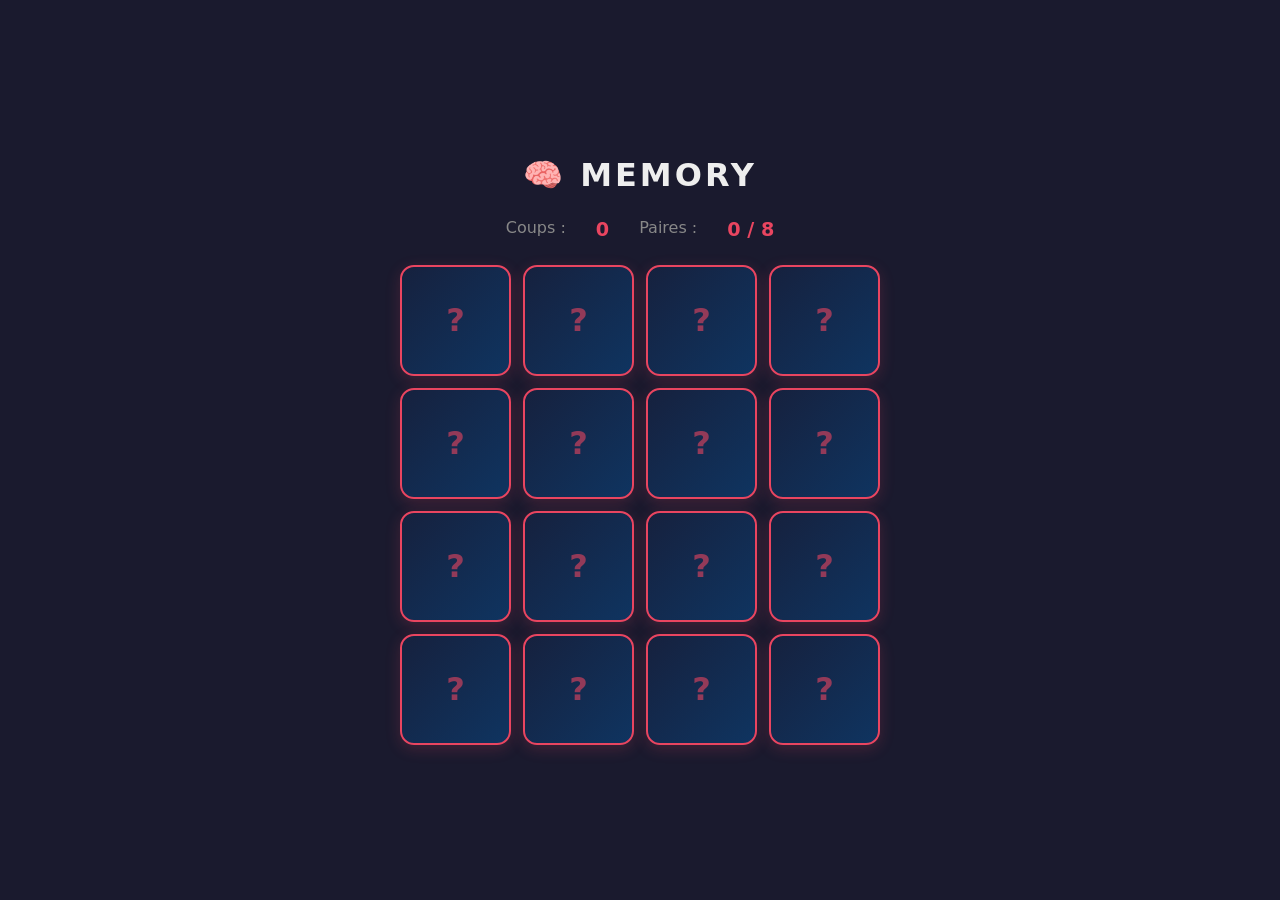
<file: workspace/memory_game/index.html>
<!DOCTYPE html>
<html lang="fr">
<head>
<meta charset="UTF-8">
<meta name="viewport" content="width=device-width, initial-scale=1.0">
<title>🧠 Memory Game</title>
<style>
:root {
  --bg: #1a1a2e;
  --card-bg: #16213e;
  --accent: #e94560;
  --gold: #f0c040;
  --text: #eee;
  --muted: #888;
}
* { margin: 0; padding: 0; box-sizing: border-box; }
body {
  background: var(--bg);
  display: flex;
  justify-content: center;
  align-items: center;
  min-height: 100vh;
  font-family: system-ui, sans-serif;
  flex-direction: column;
  gap: 24px;
  padding: 20px;
}
h1 {
  color: var(--text);
  font-size: 2rem;
  letter-spacing: 3px;
  text-transform: uppercase;
}
.stats {
  display: flex;
  gap: 30px;
  color: var(--muted);
  font-size: 1rem;
}
.stats span {
  color: var(--accent);
  font-weight: 700;
  font-size: 1.2rem;
}
.grille {
  display: grid;
  grid-template-columns: repeat(4, 1fr);
  gap: 12px;
  width: min(90vw, 480px);
}
.carte {
  aspect-ratio: 1;
  perspective: 800px;
  cursor: pointer;
}
.carte-inner {
  width: 100%;
  height: 100%;
  position: relative;
  transform-style: preserve-3d;
  transition: transform 0.5s cubic-bezier(0.4, 0, 0.2, 1);
}
.carte.retournee .carte-inner {
  transform: rotateY(180deg);
}
.carte-face, .carte-dos {
  position: absolute;
  width: 100%;
  height: 100%;
  backface-visibility: hidden;
  border-radius: 14px;
  display: flex;
  align-items: center;
  justify-content: center;
  font-size: 2.5rem;
}
.carte-dos {
  background: linear-gradient(135deg, var(--card-bg), #0f3460);
  border: 2px solid var(--accent);
  box-shadow: 0 4px 15px rgba(233,69,96,0.2);
}
.carte-dos::after {
  content: '?';
  color: var(--accent);
  font-size: 2rem;
  font-weight: 700;
  opacity: 0.6;
}
.carte-face {
  background: linear-gradient(135deg, #1a3a5c, #0f3460);
  border: 2px solid var(--gold);
  transform: rotateY(180deg);
  box-shadow: 0 4px 15px rgba(240,192,64,0.3);
}
.carte.trouvee .carte-face {
  border-color: #4caf50;
  box-shadow: 0 0 20px rgba(76,175,80,0.5);
  animation: pulse 0.6s ease;
}
@keyframes pulse {
  0%, 100% { transform: rotateY(180deg) scale(1); }
  50% { transform: rotateY(180deg) scale(1.08); }
}
.btn {
  padding: 12px 30px;
  background: var(--accent);
  color: #fff;
  border: none;
  border-radius: 25px;
  font-size: 1rem;
  font-weight: 600;
  cursor: pointer;
  letter-spacing: 1px;
  transition: all 0.2s;
  display: none;
}
.btn:hover { background: #c23152; transform: translateY(-2px); }
.btn.visible { display: block; }
.victoire {
  color: var(--gold);
  font-size: 1.5rem;
  font-weight: 700;
  display: none;
  animation: bounce 0.6s ease;
}
.victoire.visible { display: block; }
@keyframes bounce {
  0%, 100% { transform: translateY(0); }
  40% { transform: translateY(-15px); }
  60% { transform: translateY(-5px); }
}
@media (max-width: 400px) {
  .grille { gap: 8px; }
  .carte-face, .carte-dos { font-size: 1.8rem; border-radius: 10px; }
}
</style>
</head>
<body>
<h1>🧠 Memory</h1>
<div class="stats">
  Coups : <span id="coups">0</span>
  Paires : <span id="paires">0 / 8</span>
</div>
<div class="grille" id="grille"></div>
<div class="victoire" id="victoire">🎉 Bravo ! Vous avez gagné ! 🎉</div>
<button class="btn" id="rejouer" onclick="nouvellePartie()">🔄 Nouvelle Partie</button>

<script>
const emojis = ['🎮', '🎯', '🎨', '🎵', '🌟', '💎', '🔥', '🍀'];
let cartes = [];
let retournees = [];
let coups = 0;
let pairesTrouvees = 0;
let lock = false;

function melanger(arr) {
  for (let i = arr.length - 1; i > 0; i--) {
    const j = Math.floor(Math.random() * (i + 1));
    [arr[i], arr[j]] = [arr[j], arr[i]];
  }
  return arr;
}

function nouvellePartie() {
  const toutes = [...emojis, ...emojis];
  cartes = melanger(toutes);
  retournees = [];
  coups = 0;
  pairesTrouvees = 0;
  lock = false;
  document.getElementById('coups').textContent = '0';
  document.getElementById('paires').textContent = '0 / 8';
  document.getElementById('victoire').classList.remove('visible');
  document.getElementById('rejouer').classList.remove('visible');
  render();
}

function render() {
  const grille = document.getElementById('grille');
  grille.innerHTML = '';
  cartes.forEach((emoji, index) => {
    const carte = document.createElement('div');
    carte.className = 'carte';
    carte.dataset.index = index;
    carte.dataset.emoji = emoji;
    carte.innerHTML = `
      <div class="carte-inner">
        <div class="carte-dos"></div>
        <div class="carte-face">${emoji}</div>
      </div>
    `;
    carte.addEventListener('click', () => clicCarte(carte, index));
    grille.appendChild(carte);
  });
}

function clicCarte(carte, index) {
  if (lock) return;
  if (carte.classList.contains('retournee')) return;
  if (carte.classList.contains('trouvee')) return;
  if (retournees.length >= 2) return;
  if (retournees.length === 1 && retournees[0].index === index) return;

  carte.classList.add('retournee');
  retournees.push({ carte, index, emoji: cartes[index] });

  if (retournees.length === 2) {
    coups++;
    document.getElementById('coups').textContent = coups;
    verifierPaire();
  }
}

function verifierPaire() {
  const [a, b] = retournees;
  if (a.emoji === b.emoji) {
    setTimeout(() => {
      a.carte.classList.add('trouvee');
      b.carte.classList.add('trouvee');
      pairesTrouvees++;
      document.getElementById('paires').textContent = `${pairesTrouvees} / 8`;
      retournees = [];
      if (pairesTrouvees === 8) {
        setTimeout(() => {
          document.getElementById('victoire').classList.add('visible');
          document.getElementById('rejouer').classList.add('visible');
        }, 400);
      }
    }, 400);
  } else {
    lock = true;
    setTimeout(() => {
      a.carte.classList.remove('retournee');
      b.carte.classList.remove('retournee');
      retournees = [];
      lock = false;
    }, 800);
  }
}

nouvellePartie();
</script>
</body>
</html>
</file>
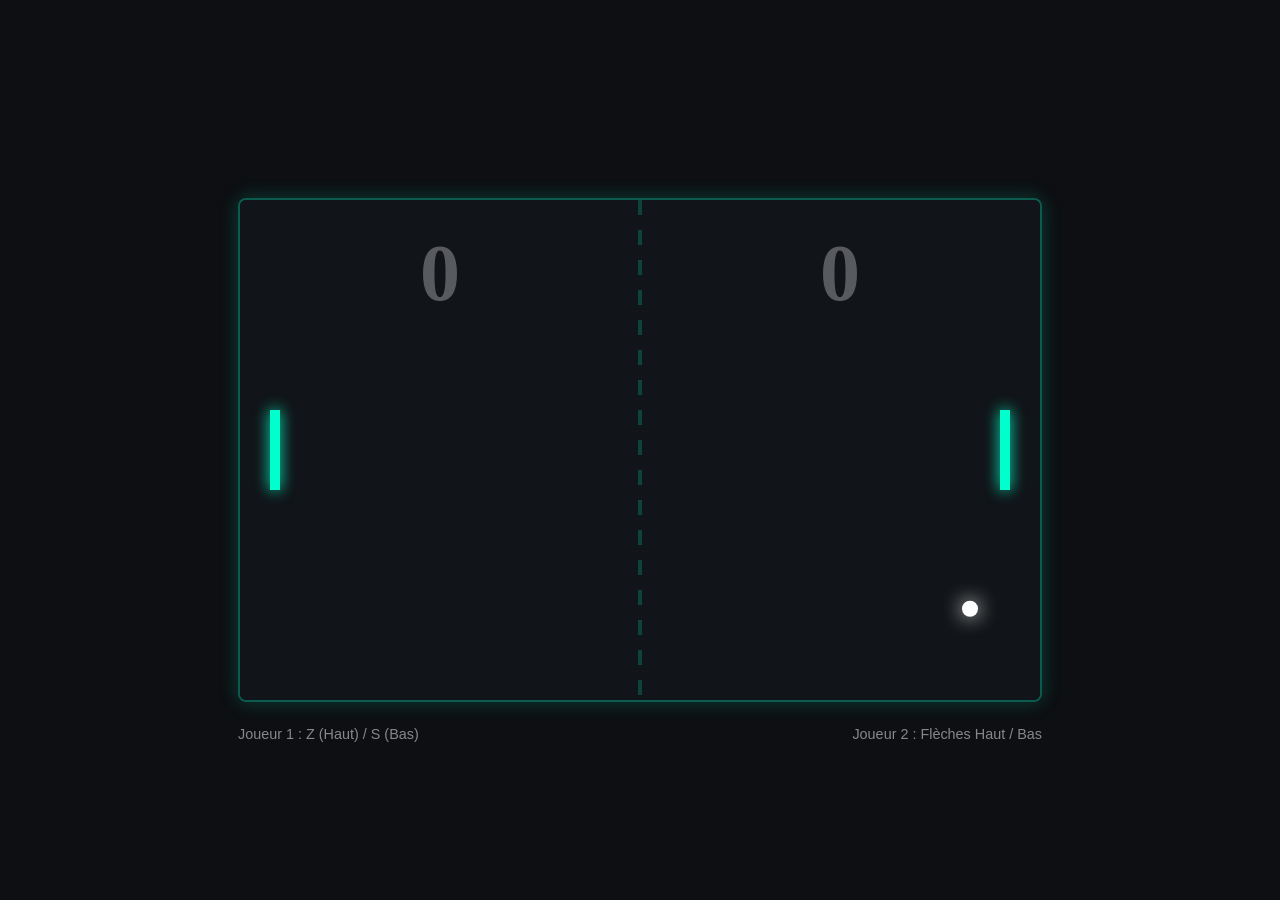
<file: workspace/pong_game/index.html>
<!DOCTYPE html>
<html lang="fr">
<head>
    <meta charset="UTF-8">
    <meta name="viewport" content="width=device-width, initial-scale=1.0">
    <title>Neon Pong - UI Expert</title>
    <style>
        :root {
            --neon-color: #00ffcc;
            --bg-color: #0d0f12;
            --text-color: #ffffff;
        }

        body {
            margin: 0;
            padding: 0;
            display: flex;
            justify-content: center;
            align-items: center;
            height: 100vh;
            background-color: var(--bg-color);
            font-family: 'Segoe UI', Tahoma, Geneva, Verdana, sans-serif;
            overflow: hidden;
        }

        #gameContainer {
            position: relative;
            box-shadow: 0 0 20px rgba(0, 255, 204, 0.2);
            border-radius: 8px;
        }

        canvas {
            display: block;
            background-color: #111418;
            border-radius: 8px;
            border: 2px solid rgba(0, 255, 204, 0.3);
        }

        #victoryScreen {
            position: absolute;
            top: 0;
            left: 0;
            width: 100%;
            height: 100%;
            background: rgba(13, 15, 18, 0.85);
            backdrop-filter: blur(4px);
            display: none;
            flex-direction: column;
            justify-content: center;
            align-items: center;
            border-radius: 8px;
            z-index: 10;
        }

        #victoryScreen.active {
            display: flex;
        }

        #winnerText {
            font-size: 3rem;
            color: var(--text-color);
            margin-bottom: 30px;
            text-transform: uppercase;
            letter-spacing: 4px;
            text-shadow: 0 0 10px var(--neon-color), 0 0 20px var(--neon-color);
        }

        button {
            padding: 12px 30px;
            font-size: 1.2rem;
            color: var(--bg-color);
            background-color: var(--neon-color);
            border: none;
            border-radius: 4px;
            cursor: pointer;
            font-weight: bold;
            text-transform: uppercase;
            letter-spacing: 2px;
            transition: all 0.3s ease;
            box-shadow: 0 0 15px rgba(0, 255, 204, 0.5);
        }

        button:hover {
            transform: scale(1.05);
            box-shadow: 0 0 25px rgba(0, 255, 204, 0.8);
            background-color: #1affd6;
        }

        .controls {
            position: absolute;
            bottom: -40px;
            width: 100%;
            display: flex;
            justify-content: space-between;
            color: rgba(255, 255, 255, 0.5);
            font-size: 0.9rem;
        }
    </style>
</head>
<body>

    <div id="gameContainer">
        <canvas id="gameCanvas" width="800" height="500"></canvas>
        
        <div id="victoryScreen">
            <div id="winnerText">Joueur 1 Gagne !</div>
            <button onclick="resetGame()">Rejouer</button>
        </div>

        <div class="controls">
            <span>Joueur 1 : Z (Haut) / S (Bas)</span>
            <span>Joueur 2 : Flèches Haut / Bas</span>
        </div>
    </div>

    <script>
        const canvas = document.getElementById('gameCanvas');
        const ctx = canvas.getContext('2d');
        const victoryScreen = document.getElementById('victoryScreen');
        const winnerText = document.getElementById('winnerText');

        const WINNING_SCORE = 11;
        const INITIAL_BALL_SPEED = 5;
        const PADDLE_SPEED = 8;
        const NEON_COLOR = '#00ffcc';

        let animationId;
        let isGameOver = false;

        const score = { p1: 0, p2: 0 };
        const paddle = { width: 10, height: 80 };
        
        const p1 = { x: 30, y: canvas.height / 2 - paddle.height / 2, dy: 0 };
        const p2 = { x: canvas.width - 30 - paddle.width, y: canvas.height / 2 - paddle.height / 2, dy: 0 };
        
        const ball = {
            x: canvas.width / 2,
            y: canvas.height / 2,
            radius: 8,
            speed: INITIAL_BALL_SPEED,
            dx: INITIAL_BALL_SPEED,
            dy: INITIAL_BALL_SPEED
        };

        const keys = { z: false, s: false, ArrowUp: false, ArrowDown: false };

        window.addEventListener('keydown', (e) => {
            const key = e.key;
            if (key.toLowerCase() === 'z') keys.z = true;
            if (key.toLowerCase() === 's') keys.s = true;
            if (key === 'ArrowUp') keys.ArrowUp = true;
            if (key === 'ArrowDown') keys.ArrowDown = true;
        });

        window.addEventListener('keyup', (e) => {
            const key = e.key;
            if (key.toLowerCase() === 'z') keys.z = false;
            if (key.toLowerCase() === 's') keys.s = false;
            if (key === 'ArrowUp') keys.ArrowUp = false;
            if (key === 'ArrowDown') keys.ArrowDown = false;
        });

        function drawRect(x, y, w, h, color) {
            ctx.shadowBlur = 15;
            ctx.shadowColor = color;
            ctx.fillStyle = color;
            ctx.fillRect(x, y, w, h);
            ctx.shadowBlur = 0;
        }

        function drawCircle(x, y, r, color) {
            ctx.shadowBlur = 20;
            ctx.shadowColor = color;
            ctx.fillStyle = color;
            ctx.beginPath();
            ctx.arc(x, y, r, 0, Math.PI * 2, false);
            ctx.closePath();
            ctx.fill();
            ctx.shadowBlur = 0;
        }

        function drawText(text, x, y, size) {
            ctx.fillStyle = 'rgba(255, 255, 255, 0.3)';
            ctx.font = `bold ${size}px 'Segoe UI'`;
            ctx.textAlign = 'center';
            ctx.fillText(text, x, y);
        }

        function drawNet() {
            ctx.beginPath();
            ctx.setLineDash([15, 15]);
            ctx.moveTo(canvas.width / 2, 0);
            ctx.lineTo(canvas.width / 2, canvas.height);
            ctx.strokeStyle = 'rgba(0, 255, 204, 0.2)';
            ctx.lineWidth = 4;
            ctx.stroke();
            ctx.setLineDash([]);
        }

        function update() {
            if (isGameOver) return;

            if (keys.z && p1.y > 0) p1.y -= PADDLE_SPEED;
            if (keys.s && p1.y < canvas.height - paddle.height) p1.y += PADDLE_SPEED;

            if (keys.ArrowUp && p2.y > 0) p2.y -= PADDLE_SPEED;
            if (keys.ArrowDown && p2.y < canvas.height - paddle.height) p2.y += PADDLE_SPEED;

            ball.x += ball.dx;
            ball.y += ball.dy;

            if (ball.y - ball.radius < 0 || ball.y + ball.radius > canvas.height) {
                ball.dy *= -1;
            }

            if (ball.x - ball.radius < p1.x + paddle.width && ball.x + ball.radius > p1.x &&
                ball.y + ball.radius > p1.y && ball.y - ball.radius < p1.y + paddle.height) {
                
                let collidePoint = (ball.y - (p1.y + paddle.height / 2));
                collidePoint = collidePoint / (paddle.height / 2);
                let angleRad = (Math.PI / 4) * collidePoint;
                ball.dx = ball.speed * Math.cos(angleRad);
                ball.dy = ball.speed * Math.sin(angleRad);
                ball.speed += 0.5;
            } 
            else if (ball.x + ball.radius > p2.x && ball.x - ball.radius < p2.x + paddle.width &&
                     ball.y + ball.radius > p2.y && ball.y - ball.radius < p2.y + paddle.height) {
                
                let collidePoint = (ball.y - (p2.y + paddle.height / 2));
                collidePoint = collidePoint / (paddle.height / 2);
                let angleRad = (Math.PI / 4) * collidePoint;
                ball.dx = -1 * ball.speed * Math.cos(angleRad);
                ball.dy = ball.speed * Math.sin(angleRad);
                ball.speed += 0.5;
            }

            if (ball.x - ball.radius < 0) {
                score.p2++;
                checkWin();
                if(!isGameOver) serveBall(1);
            } else if (ball.x + ball.radius > canvas.width) {
                score.p1++;
                checkWin();
                if(!isGameOver) serveBall(-1);
            }
        }

        function serveBall(direction) {
            ball.x = canvas.width / 2;
            ball.y = canvas.height / 2;
            ball.speed = INITIAL_BALL_SPEED;
            ball.dx = direction * INITIAL_BALL_SPEED;
            ball.dy = (Math.random() > 0.5 ? 1 : -1) * (Math.random() * 3 + 2);
        }

        function checkWin() {
            if (score.p1 >= WINNING_SCORE) {
                endGame("Joueur 1 Gagne !");
            } else if (score.p2 >= WINNING_SCORE) {
                endGame("Joueur 2 Gagne !");
            }
        }

        function endGame(text) {
            isGameOver = true;
            winnerText.innerText = text;
            victoryScreen.classList.add('active');
        }

        function resetGame() {
            score.p1 = 0;
            score.p2 = 0;
            isGameOver = false;
            p1.y = canvas.height / 2 - paddle.height / 2;
            p2.y = canvas.height / 2 - paddle.height / 2;
            victoryScreen.classList.remove('active');
            serveBall(Math.random() > 0.5 ? 1 : -1);
        }

        function draw() {
            ctx.fillStyle = '#111418';
            ctx.fillRect(0, 0, canvas.width, canvas.height);

            drawNet();
            drawText(score.p1, canvas.width / 4, 100, 80);
            drawText(score.p2, 3 * canvas.width / 4, 100, 80);

            drawRect(p1.x, p1.y, paddle.width, paddle.height, NEON_COLOR);
            drawRect(p2.x, p2.y, paddle.width, paddle.height, NEON_COLOR);
            drawCircle(ball.x, ball.y, ball.radius, '#ffffff');
        }

        function loop() {
            update();
            draw();
            animationId = requestAnimationFrame(loop);
        }

        serveBall(1);
        loop();
    </script>
</body>
</html>
</file>
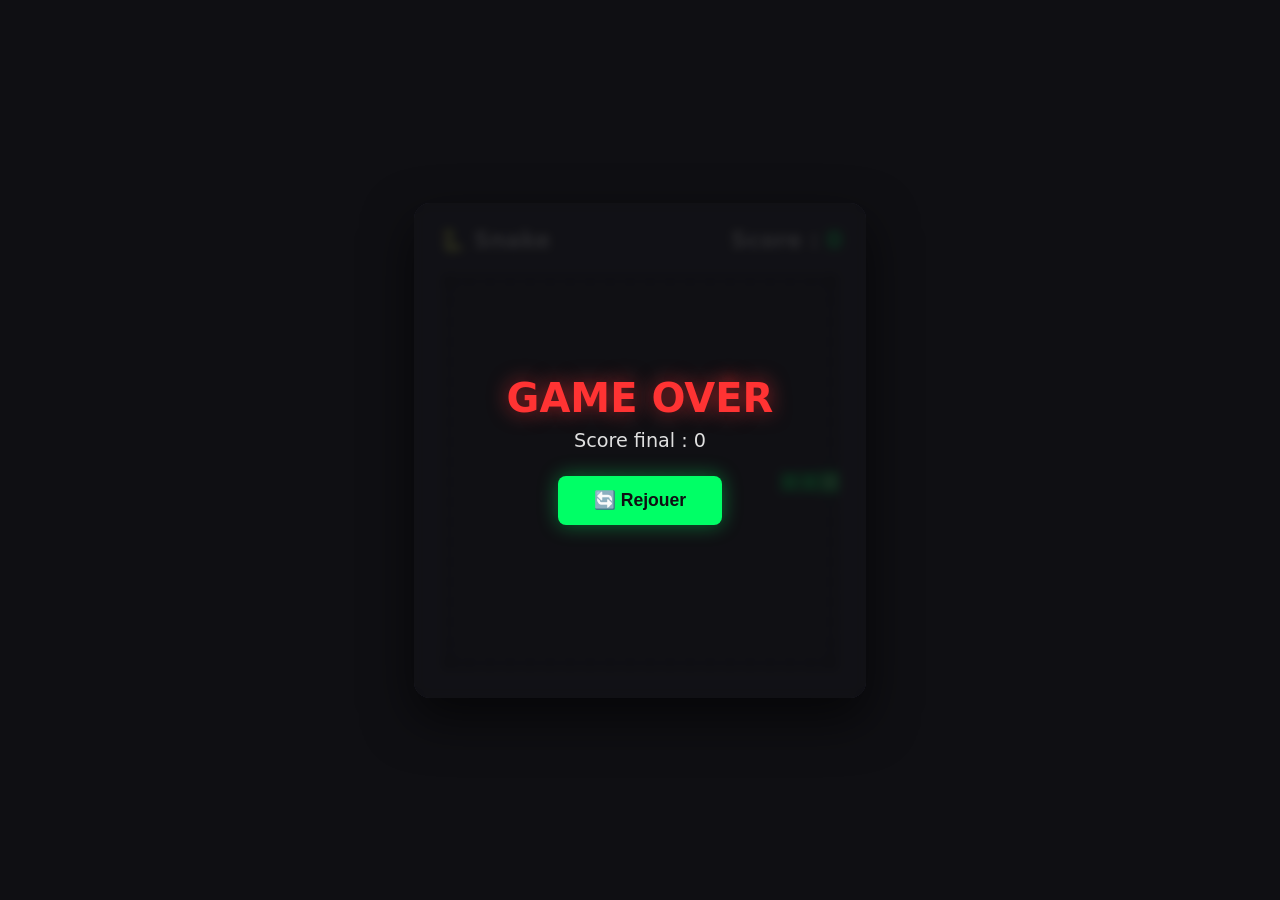
<file: workspace/snake_game/index.html>
<!DOCTYPE html>
<html lang="fr">
<head>
<meta charset="UTF-8">
<meta name="viewport" content="width=device-width, initial-scale=1.0">
<title>🐍 Snake Game</title>
<style>
:root {
  --bg: #0f0f13;
  --canvas-bg: #1a1a24;
  --text: #e0e0e0;
  --green: #00ff66;
  --red: #ff3333;
}
* { margin: 0; padding: 0; box-sizing: border-box; }
body {
  background: var(--bg);
  display: flex;
  flex-direction: column;
  align-items: center;
  justify-content: center;
  height: 100vh;
  font-family: 'Segoe UI', system-ui, sans-serif;
  color: var(--text);
  overflow: hidden;
}
#container {
  position: relative;
  background: #232330;
  border-radius: 16px;
  padding: 24px;
  box-shadow: 0 20px 50px rgba(0,0,0,0.6);
}
.header {
  display: flex;
  justify-content: space-between;
  align-items: center;
  margin-bottom: 16px;
  font-size: 1.4rem;
  font-weight: 700;
}
#score {
  color: var(--green);
  text-shadow: 0 0 12px rgba(0,255,102,0.5);
}
canvas {
  background: var(--canvas-bg);
  border-radius: 8px;
  border: 2px solid #333344;
  box-shadow: inset 0 0 30px rgba(0,0,0,0.5);
  display: block;
}
#overlay {
  position: absolute;
  top: 0; left: 0;
  width: 100%; height: 100%;
  background: rgba(15,15,19,0.88);
  backdrop-filter: blur(4px);
  display: flex;
  flex-direction: column;
  align-items: center;
  justify-content: center;
  border-radius: 16px;
  opacity: 0;
  pointer-events: none;
  transition: opacity 0.3s;
}
#overlay.visible { opacity: 1; pointer-events: all; }
#overlay h2 { font-size: 2.5rem; color: var(--red); margin-bottom: 8px; text-shadow: 0 0 20px rgba(255,51,51,0.6); }
#overlay p { font-size: 1.2rem; margin-bottom: 24px; }
#overlay button {
  padding: 14px 36px;
  font-size: 1.1rem;
  font-weight: 700;
  color: #0f0f13;
  background: var(--green);
  border: none;
  border-radius: 8px;
  cursor: pointer;
  box-shadow: 0 0 20px rgba(0,255,102,0.4);
  transition: all 0.2s;
}
#overlay button:hover { transform: translateY(-2px); box-shadow: 0 0 30px rgba(0,255,102,0.7); }
</style>
</head>
<body>

<div id="container">
  <div class="header">
    <span>🐍 Snake</span>
    <span>Score : <span id="score">0</span></span>
  </div>
  <canvas id="cv" width="400" height="400"></canvas>
  <div id="overlay">
    <h2>GAME OVER</h2>
    <p>Score final : <span id="finalScore">0</span></p>
    <button onclick="startGame()">🔄 Rejouer</button>
  </div>
</div>

<script>
const SIZE = 20;
const CANVAS = 400;
const CELL = CANVAS / SIZE;

const cv = document.getElementById('cv');
const ctx = cv.getContext('2d');
const scoreEl = document.getElementById('score');
const finalScoreEl = document.getElementById('finalScore');
const overlay = document.getElementById('overlay');

let snake, dir, nextDir, food, score, loop, gameOver;

function init() {
  snake = [{x:10,y:10},{x:9,y:10},{x:8,y:10}];
  dir = {x:1,y:0};
  nextDir = {x:1,y:0};
  score = 0;
  gameOver = false;
  scoreEl.textContent = '0';
  overlay.classList.remove('visible');
  spawnFood();
}

function spawnFood() {
  do {
    food = {x:Math.floor(Math.random()*SIZE),y:Math.floor(Math.random()*SIZE)};
  } while (snake.some(s => s.x===food.x && s.y===food.y));
}

function draw() {
  ctx.clearRect(0,0,CANVAS,CANVAS);
  // Grille subtile
  ctx.strokeStyle='#222230';
  for(let i=0;i<SIZE;i++){
    ctx.beginPath();
    ctx.moveTo(i*CELL,0);ctx.lineTo(i*CELL,CANVAS);ctx.stroke();
    ctx.beginPath();
    ctx.moveTo(0,i*CELL);ctx.lineTo(CANVAS,i*CELL);ctx.stroke();
  }
  // Serpent
  snake.forEach((s,i)=>{
    const grad=ctx.createRadialGradient(s.x*CELL+CELL/2,s.y*CELL+CELL/2,CELL/8,s.x*CELL+CELL/2,s.y*CELL+CELL/2,CELL/2);
    grad.addColorStop(0,i===0?'#5fff8a':'#00ff66');
    grad.addColorStop(1,i===0?'#00cc44':'#008833');
    ctx.fillStyle=grad;
    ctx.shadowColor='#00ff66';
    ctx.shadowBlur=i===0?10:5;
    ctx.fillRect(s.x*CELL+1,s.y*CELL+1,CELL-2,CELL-2);
    ctx.shadowBlur=0;
  });
  // Pomme
  const grad2=ctx.createRadialGradient(food.x*CELL+CELL/3,food.y*CELL+CELL/3,CELL/10,food.x*CELL+CELL/2,food.y*CELL+CELL/2,CELL/2);
  grad2.addColorStop(0,'#ff6666');
  grad2.addColorStop(1,'#cc0000');
  ctx.fillStyle=grad2;
  ctx.shadowColor='#ff3333';
  ctx.shadowBlur=15;
  ctx.beginPath();
  ctx.arc(food.x*CELL+CELL/2,food.y*CELL+CELL/2,CELL/2-2,0,Math.PI*2);
  ctx.fill();
  ctx.shadowBlur=0;
}

function move() {
  if(gameOver) return;
  dir = {...nextDir};
  const head = {x:snake[0].x+dir.x, y:snake[0].y+dir.y};
  // Collision murs
  if(head.x<0||head.x>=SIZE||head.y<0||head.y>=SIZE) return endGame();
  // Collision soi-même
  if(snake.some(s=>s.x===head.x&&s.y===head.y)) return endGame();
  snake.unshift(head);
  if(head.x===food.x && head.y===food.y){
    score++;
    scoreEl.textContent=score;
    spawnFood();
  } else {
    snake.pop();
  }
  draw();
}

function endGame() {
  gameOver=true;
  finalScoreEl.textContent=score;
  overlay.classList.add('visible');
  clearInterval(loop);
}

function startGame() {
  clearInterval(loop);
  init();
  draw();
  loop=setInterval(move,110);
}

document.addEventListener('keydown',e=>{
  if(gameOver) return;
  switch(e.key){
    case 'ArrowUp': if(dir.y!==1) nextDir={x:0,y:-1}; e.preventDefault(); break;
    case 'ArrowDown': if(dir.y!==-1) nextDir={x:0,y:1}; e.preventDefault(); break;
    case 'ArrowLeft': if(dir.x!==1) nextDir={x:-1,y:0}; e.preventDefault(); break;
    case 'ArrowRight': if(dir.x!==-1) nextDir={x:1,y:0}; e.preventDefault(); break;
  }
});

startGame();
</script>
</body>
</html>
</file>
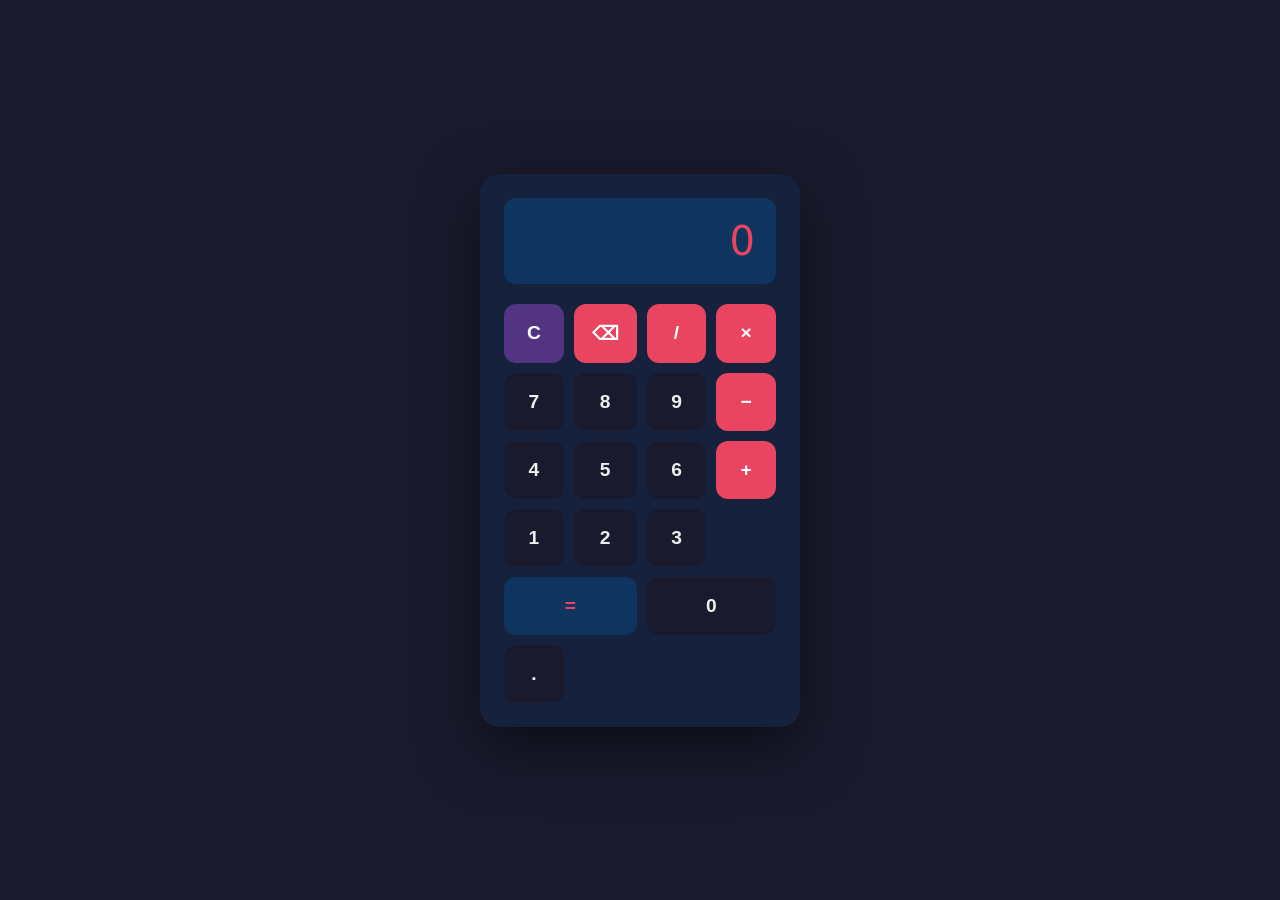
<file: workspace/calculatrice.html>
<!DOCTYPE html>
<html lang="fr">
<head>
<meta charset="UTF-8">
<meta name="viewport" content="width=device-width, initial-scale=1.0">
<title>🧮 Calculatrice</title>
<style>
*{margin:0;padding:0;box-sizing:border-box}
body{display:flex;justify-content:center;align-items:center;min-height:100vh;background:#1a1a2e;font-family:system-ui,sans-serif}
.calc{background:#16213e;border-radius:20px;padding:24px;box-shadow:0 20px 60px rgba(0,0,0,.5);width:320px}
.ecran{background:#0f3460;color:#e94560;font-size:2.5rem;text-align:right;padding:20px;border-radius:12px;margin-bottom:20px;min-height:80px;word-break:break-all;font-weight:300;letter-spacing:1px}
.grille{display:grid;grid-template-columns:repeat(4,1fr);gap:10px}
button{padding:18px;font-size:1.2rem;border:none;border-radius:12px;cursor:pointer;font-weight:600;transition:all .15s}
button:active{transform:scale(.95)}
.chiffre{background:#1a1a2e;color:#eee}
.chiffre:hover{background:#0f3460}
.ops{background:#e94560;color:#fff}
.ops:hover{background:#c23152}
.egal{background:#0f3460;color:#e94560;grid-column:span 2}
.egal:hover{background:#1a3a6e}
.clear{background:#533483;color:#fff}
.clear:hover{background:#3b1f6e}
</style>
</head>
<body>
<div class="calc">
<div class="ecran" id="ecran">0</div>
<div class="grille">
<button class="clear" onclick="clearAll()">C</button>
<button class="ops" onclick="del()">⌫</button>
<button class="ops" onclick="op('/')">/</button>
<button class="ops" onclick="op('*')">×</button>
<button class="chiffre" onclick="num('7')">7</button>
<button class="chiffre" onclick="num('8')">8</button>
<button class="chiffre" onclick="num('9')">9</button>
<button class="ops" onclick="op('-')">−</button>
<button class="chiffre" onclick="num('4')">4</button>
<button class="chiffre" onclick="num('5')">5</button>
<button class="chiffre" onclick="num('6')">6</button>
<button class="ops" onclick="op('+')">+</button>
<button class="chiffre" onclick="num('1')">1</button>
<button class="chiffre" onclick="num('2')">2</button>
<button class="chiffre" onclick="num('3')">3</button>
<button class="egal" onclick="calc()">=</button>
<button class="chiffre" onclick="num('0')" style="grid-column:span 2">0</button>
<button class="chiffre" onclick="num('.')">.</button>
</div>
</div>
<script>
let expr='';
const e=document.getElementById('ecran');
function num(n){expr+=n;e.textContent=expr||'0'}
function op(o){expr+=o;e.textContent=expr}
function calc(){try{expr=eval(expr).toString();e.textContent=expr}catch(_){e.textContent='Erreur';expr=''}}
function clearAll(){expr='';e.textContent='0'}
function del(){expr=expr.slice(0,-1);e.textContent=expr||'0'}
</script>
</body>
</html>
</file>
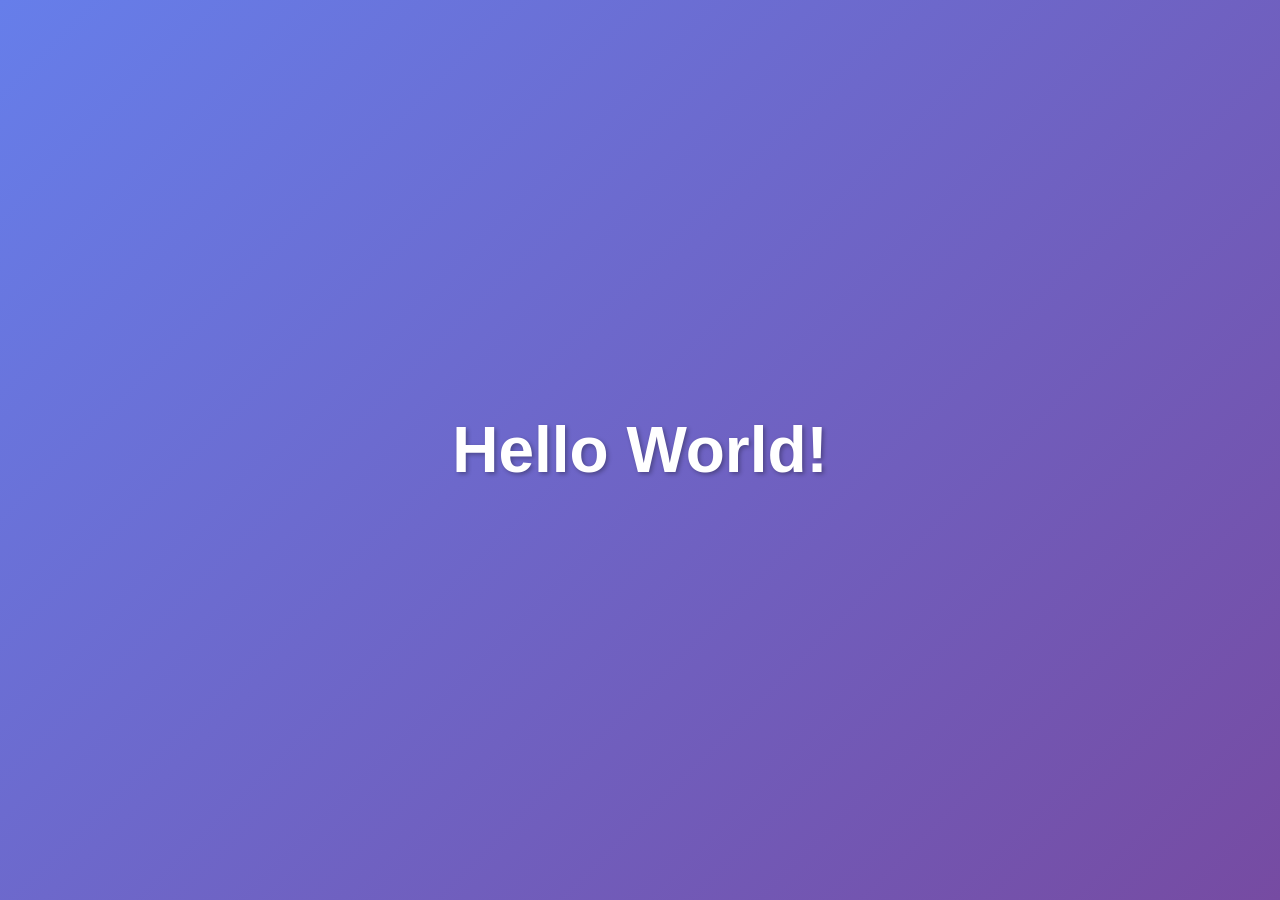
<file: workspace/hello.html>
<!DOCTYPE html>
<html lang="fr">
<head>
    <meta charset="UTF-8">
    <meta name="viewport" content="width=device-width, initial-scale=1.0">
    <title>Hello World</title>
    <style>
        body {
            display: flex;
            justify-content: center;
            align-items: center;
            height: 100vh;
            margin: 0;
            background: linear-gradient(135deg, #667eea 0%, #764ba2 100%);
            font-family: Arial, sans-serif;
        }
        h1 {
            color: white;
            font-size: 4rem;
            text-shadow: 2px 2px 4px rgba(0,0,0,0.3);
        }
    </style>
</head>
<body>
    <h1>Hello World!</h1>
</body>
</html>
</file>
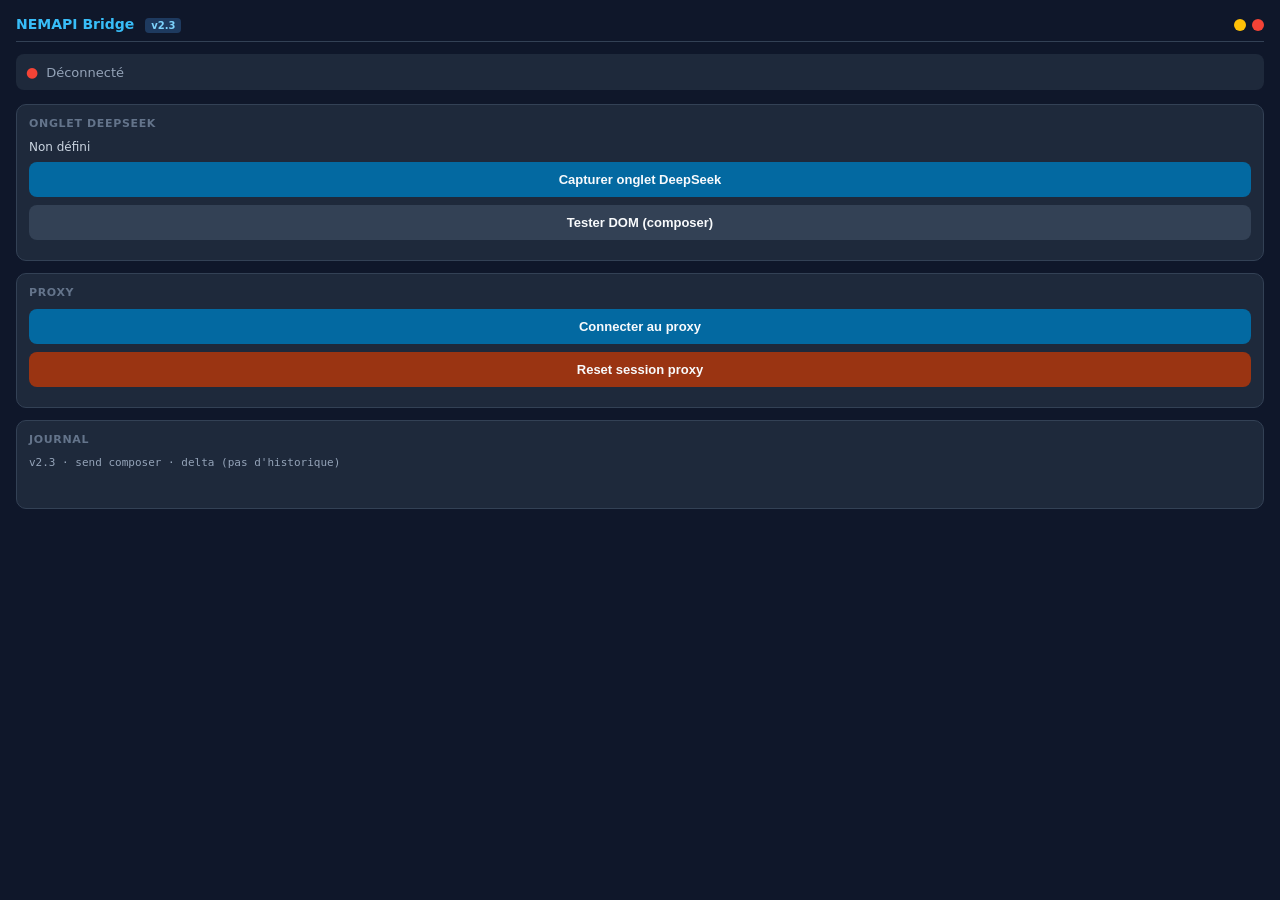
<file: bridges/deepseek/extension/floating.html>
<!DOCTYPE html>
<html>
<head>
  <meta charset="utf-8">
  <title>NEMAPI Bridge</title>
  <style>
    * { margin: 0; padding: 0; box-sizing: border-box; }
    body {
      font-family: system-ui, -apple-system, sans-serif;
      background: #0f172a;
      color: #e2e8f0;
      padding: 16px;
      user-select: none;
    }
    .titlebar {
      display: flex;
      justify-content: space-between;
      align-items: center;
      margin-bottom: 12px;
      padding-bottom: 8px;
      border-bottom: 1px solid #334155;
    }
    .titlebar h2 { font-size: 14px; color: #38bdf8; }
    .titlebar-buttons { display: flex; gap: 6px; }
    .titlebar-btn {
      width: 12px; height: 12px; border-radius: 50%; border: none; cursor: pointer;
    }
    .btn-minimize { background: #FFC107; }
    .btn-close { background: #F44336; }
    .status-row {
      display: flex; align-items: center; gap: 8px;
      margin-bottom: 14px; padding: 10px;
      background: #1e293b; border-radius: 8px;
    }
    .status-dot { font-size: 14px; }
    .status-on { color: #4CAF50; }
    .status-off { color: #F44336; }
    .status-text { font-size: 13px; color: #94a3b8; }
    .section {
      background: #1e293b; border-radius: 10px;
      padding: 12px; margin-bottom: 12px;
      border: 1px solid #334155;
    }
    .section h3 {
      font-size: 11px; text-transform: uppercase;
      letter-spacing: .06em; color: #64748b; margin-bottom: 10px;
    }
    .info { font-size: 12px; color: #cbd5e1; word-break: break-all; margin-bottom: 8px; }
    .btn {
      display: block; width: 100%; padding: 10px 12px;
      margin-bottom: 8px; border: none; border-radius: 8px;
      font-size: 13px; font-weight: 600; cursor: pointer;
      background: #0369a1; color: #f8fafc;
    }
    .btn:hover { background: #0284c7; }
    .btn.secondary { background: #334155; }
    .btn.secondary:hover { background: #475569; }
    .btn.warn { background: #9a3412; }
    .btn.warn:hover { background: #c2410c; }
    #log {
      font-size: 11px; color: #94a3b8; min-height: 40px;
      font-family: ui-monospace, monospace;
      white-space: pre-wrap;
    }
    .badge {
      display: inline-block; font-size: 10px; padding: 2px 6px;
      border-radius: 4px; background: #1e3a5f; color: #7dd3fc;
      margin-left: 6px;
    }
  </style>
</head>
<body>
  <div class="titlebar">
    <h2>NEMAPI Bridge <span class="badge">v2.3</span></h2>
    <div class="titlebar-buttons">
      <button class="titlebar-btn btn-minimize" id="btn-minimize" title="Réduire"></button>
      <button class="titlebar-btn btn-close" id="btn-close" title="Fermer"></button>
    </div>
  </div>

  <div class="status-row">
    <span id="status-dot" class="status-dot status-off">●</span>
    <span id="status-label" class="status-text">Déconnecté</span>
  </div>

  <div class="section">
    <h3>Onglet DeepSeek</h3>
    <div class="info" id="target-tab-info">Non défini</div>
    <button class="btn" id="btn-capture">Capturer onglet DeepSeek</button>
    <button class="btn secondary" id="btn-probe">Tester DOM (composer)</button>
  </div>

  <div class="section">
    <h3>Proxy</h3>
    <button class="btn" id="btn-connect">Connecter au proxy</button>
    <button class="btn warn" id="btn-reset-session">Reset session proxy</button>
  </div>

  <div class="section">
    <h3>Journal</h3>
    <div id="log">v2.3 · send composer · delta (pas d'historique)</div>
  </div>

  <script src="floating.js"></script>
</body>
</html>
</file>
